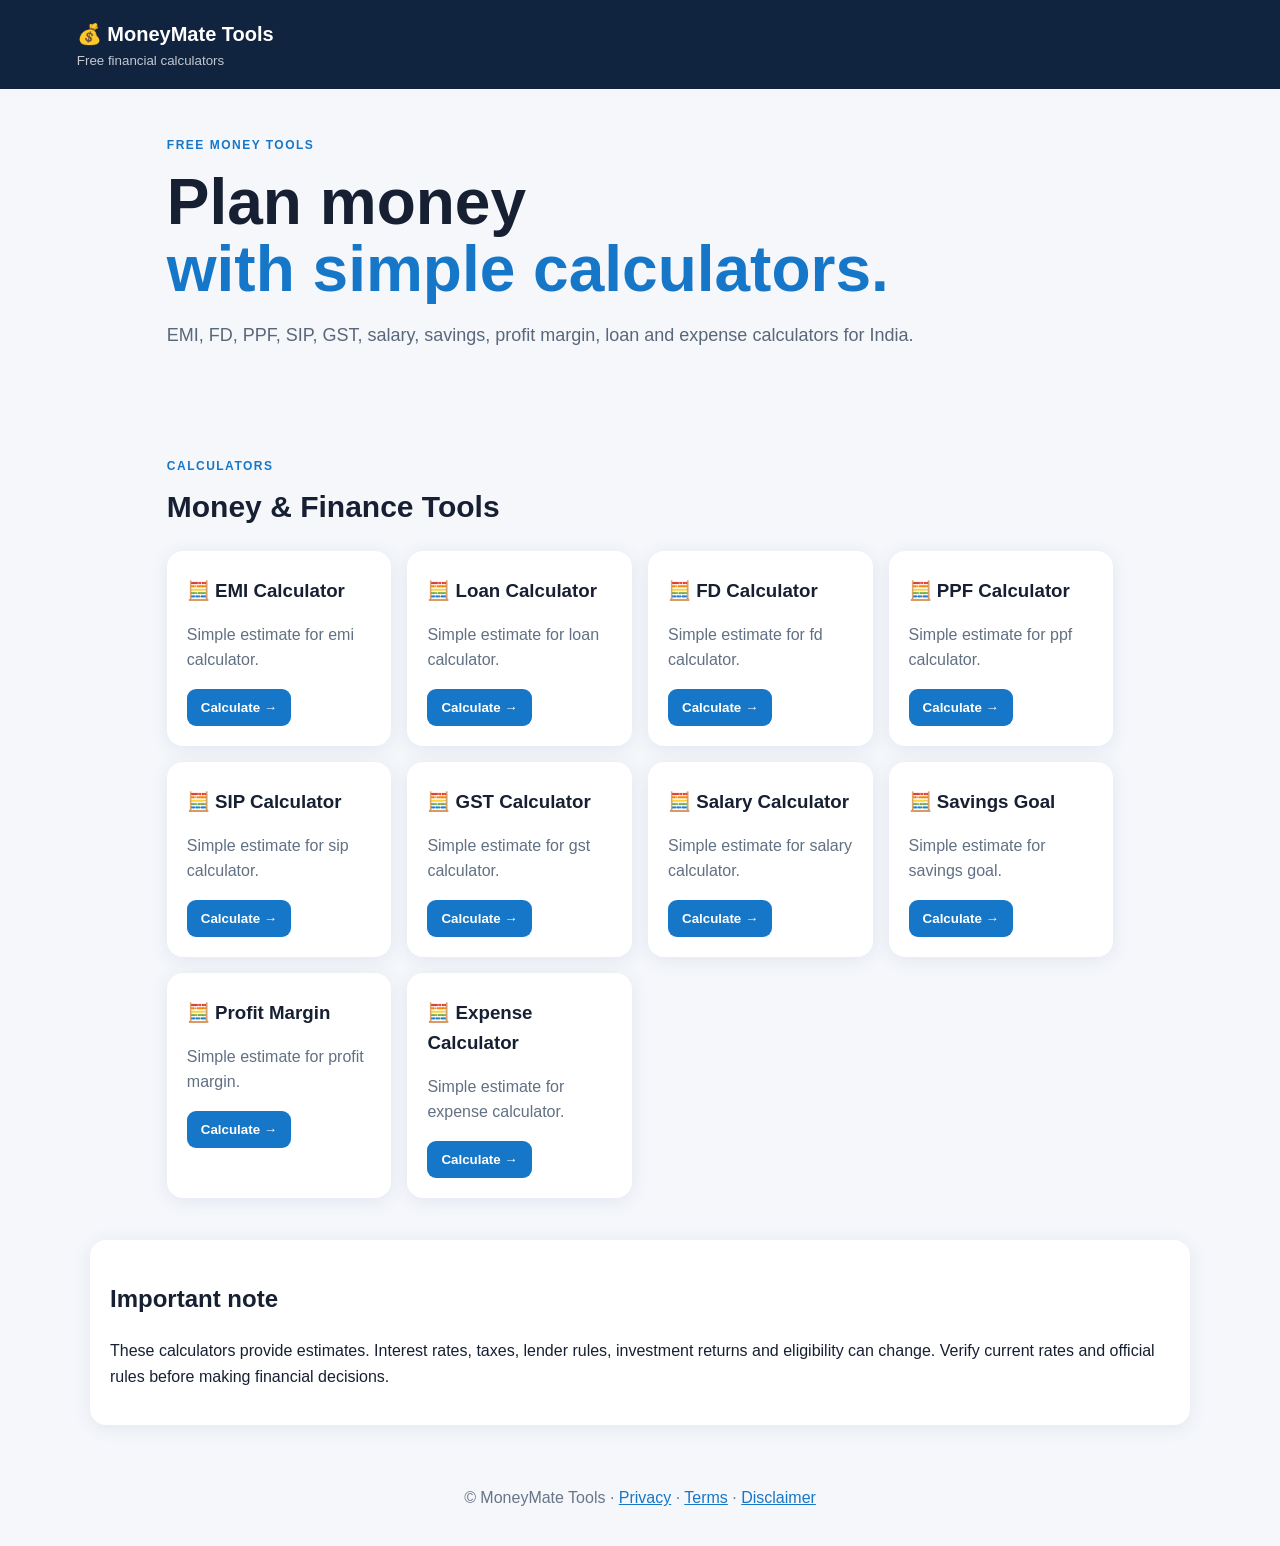
<file: index.html>
<!doctype html><html lang="en"><head><meta charset="utf-8"><meta name="viewport" content="width=device-width,initial-scale=1"><meta name="description" content="MoneyMate Tools free financial calculators for users in India."><title>MoneyMate Tools | Free Financial Calculators</title><link rel="stylesheet" href="style.css"></head><body>
<header class="top"><div><b>💰 MoneyMate Tools</b><small>Free financial calculators</small></div></header>
<main><section class="hero"><span>FREE MONEY TOOLS</span><h1>Plan money<br><em>with simple calculators.</em></h1><p>EMI, FD, PPF, SIP, GST, salary, savings, profit margin, loan and expense calculators for India.</p></section>
<section><div class="head"><span>CALCULATORS</span><h2>Money & Finance Tools</h2></div><div id="cards" class="grid"></div></section>
<section class="section"><h2>Important note</h2><p>These calculators provide estimates. Interest rates, taxes, lender rules, investment returns and eligibility can change. Verify current rates and official rules before making financial decisions.</p></section></main>
<footer>© MoneyMate Tools · <a href="privacy.html">Privacy</a> · <a href="terms.html">Terms</a> · <a href="disclaimer.html">Disclaimer</a></footer>
<div id="modal" class="modal"><div class="box"><button class="x" onclick="closeCalc()">×</button><div id="calc"></div></div></div><script src="app.js"></script></body></html>
</file>
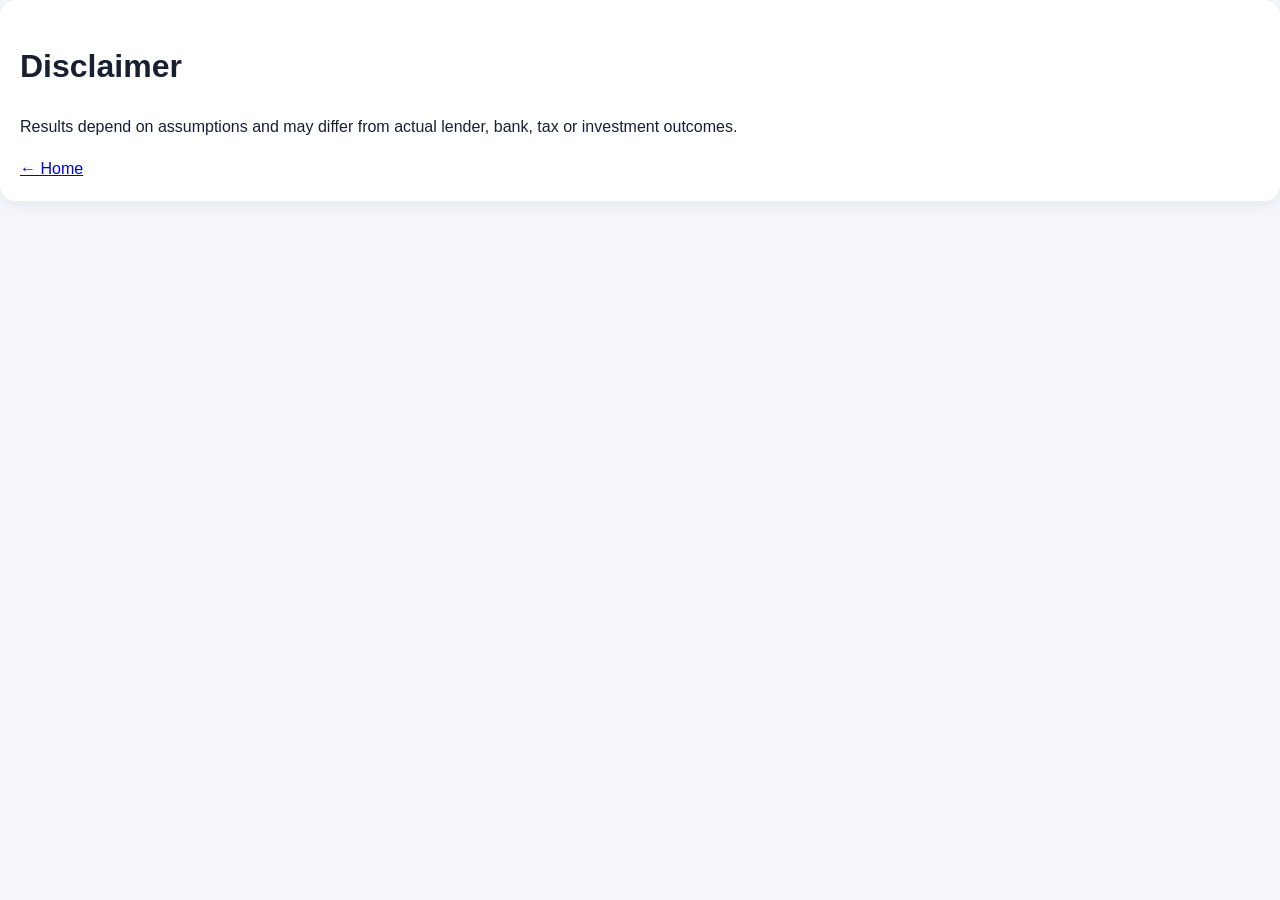
<file: disclaimer.html>
<!doctype html><meta charset="utf-8"><meta name="viewport" content="width=device-width,initial-scale=1"><title>Disclaimer | MoneyMate Tools</title><link rel="stylesheet" href="style.css"><main class="section"><h1>Disclaimer</h1><p>Results depend on assumptions and may differ from actual lender, bank, tax or investment outcomes.</p><a href="index.html">← Home</a></main>
</file>
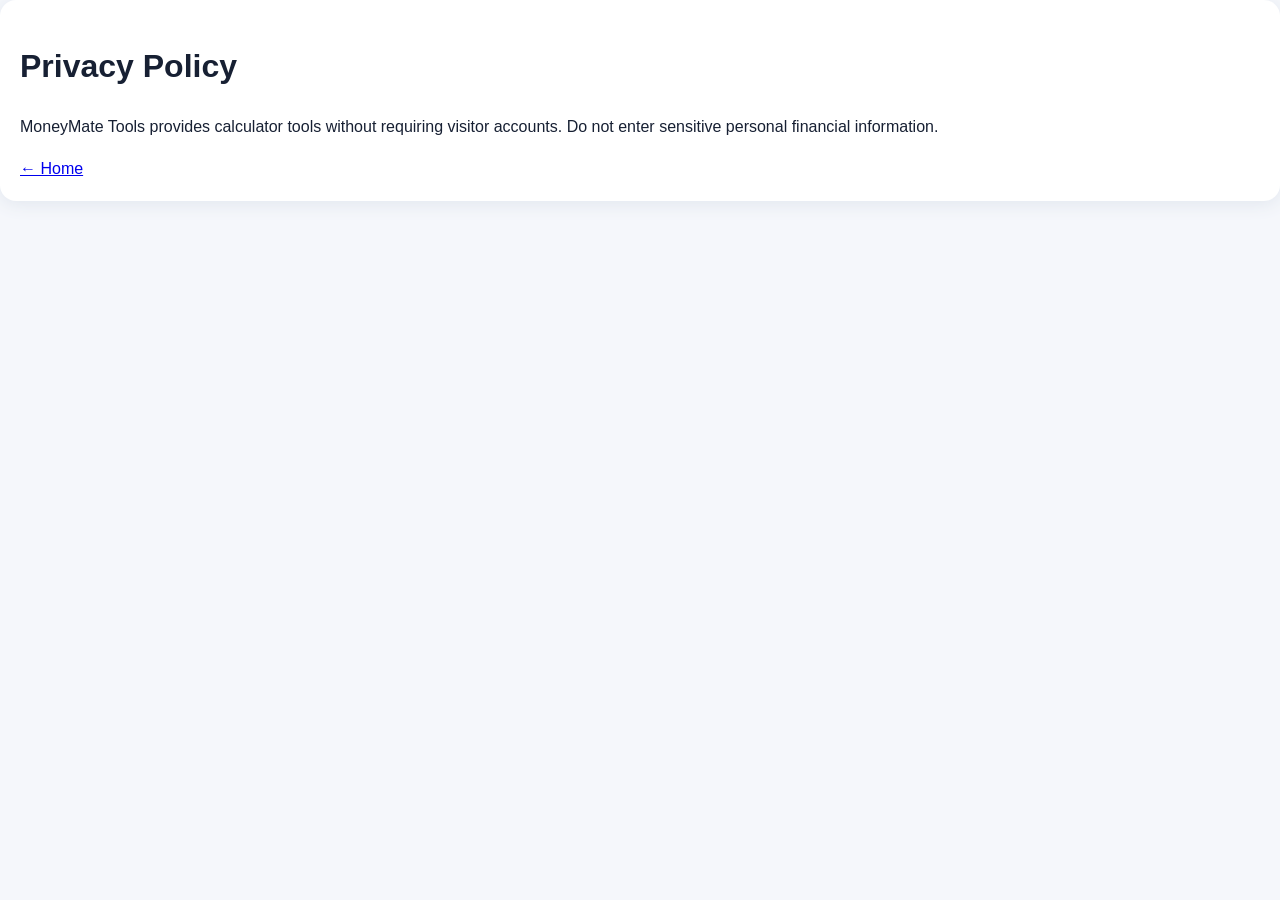
<file: privacy.html>
<!doctype html><meta charset="utf-8"><meta name="viewport" content="width=device-width,initial-scale=1"><title>Privacy | MoneyMate Tools</title><link rel="stylesheet" href="style.css"><main class="section"><h1>Privacy Policy</h1><p>MoneyMate Tools provides calculator tools without requiring visitor accounts. Do not enter sensitive personal financial information.</p><a href="index.html">← Home</a></main>
</file>
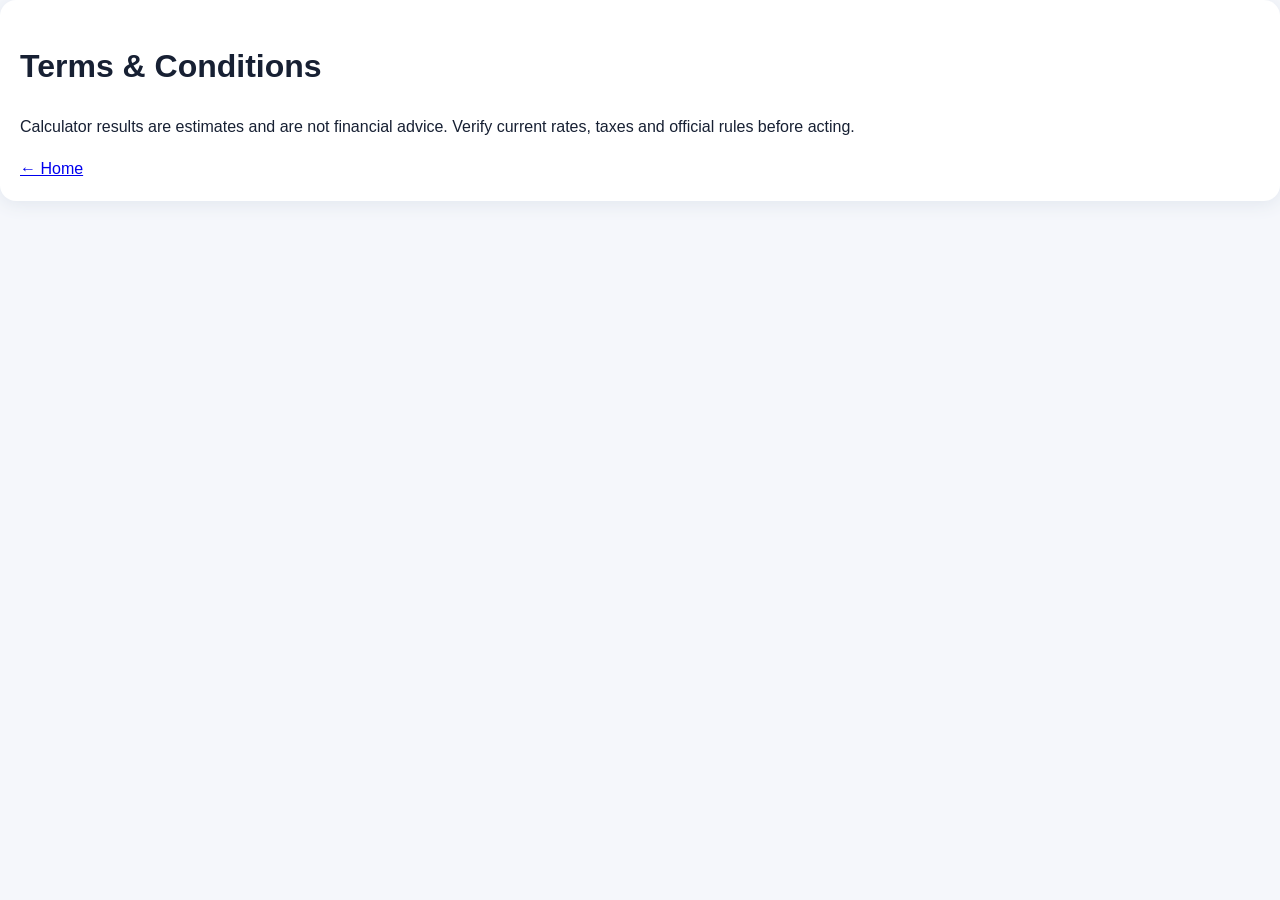
<file: terms.html>
<!doctype html><meta charset="utf-8"><meta name="viewport" content="width=device-width,initial-scale=1"><title>Terms | MoneyMate Tools</title><link rel="stylesheet" href="style.css"><main class="section"><h1>Terms & Conditions</h1><p>Calculator results are estimates and are not financial advice. Verify current rates, taxes and official rules before acting.</p><a href="index.html">← Home</a></main>
</file>
<file: style.css>
*{box-sizing:border-box}body{margin:0;font-family:Inter,Arial,sans-serif;background:#f5f7fb;color:#172033;line-height:1.6}.top{padding:18px 6%;background:#10233f;color:#fff}.top b{font-size:20px}.top small{display:block;opacity:.75}.hero,section{max-width:1100px;margin:auto;padding:42px 6%}.hero>span,.head>span{font-size:12px;font-weight:800;letter-spacing:1.5px;color:#1677c8}.hero h1{font-size:clamp(38px,7vw,64px);line-height:1.05;margin:12px 0}.hero em{font-style:normal;color:#1677c8}.hero p{font-size:18px;color:#59677a}.head h2{margin:5px 0 20px;font-size:30px}.grid{display:grid;grid-template-columns:repeat(auto-fit,minmax(220px,1fr));gap:16px}.card,.section{background:#fff;border-radius:16px;padding:20px;box-shadow:0 3px 18px #e1e6ee}.card h3{margin:5px 0}.card p{color:#617083}.card button,.calc-btn{border:0;background:#1677c8;color:#fff;border-radius:9px;padding:11px 14px;font-weight:800}.section{margin-bottom:25px}.modal{display:none;position:fixed;inset:0;background:#0008;align-items:center;justify-content:center;padding:15px;z-index:10}.modal.show{display:flex}.box{background:#fff;border-radius:18px;max-width:620px;width:100%;padding:28px;position:relative}.x{position:absolute;right:15px;top:10px;border:0;background:none;font-size:30px}.field{margin:12px 0}.field label{display:block;font-weight:700;font-size:13px;margin-bottom:5px}.field input,.field select{width:100%;padding:11px;border:1px solid #ccd5e1;border-radius:8px;font-size:15px}.calc-btn{width:100%}.result{margin-top:18px;padding:16px;background:#eef6ff;border-radius:10px}footer{text-align:center;padding:35px;color:#697588}footer a{color:#1677c8}
</file>
